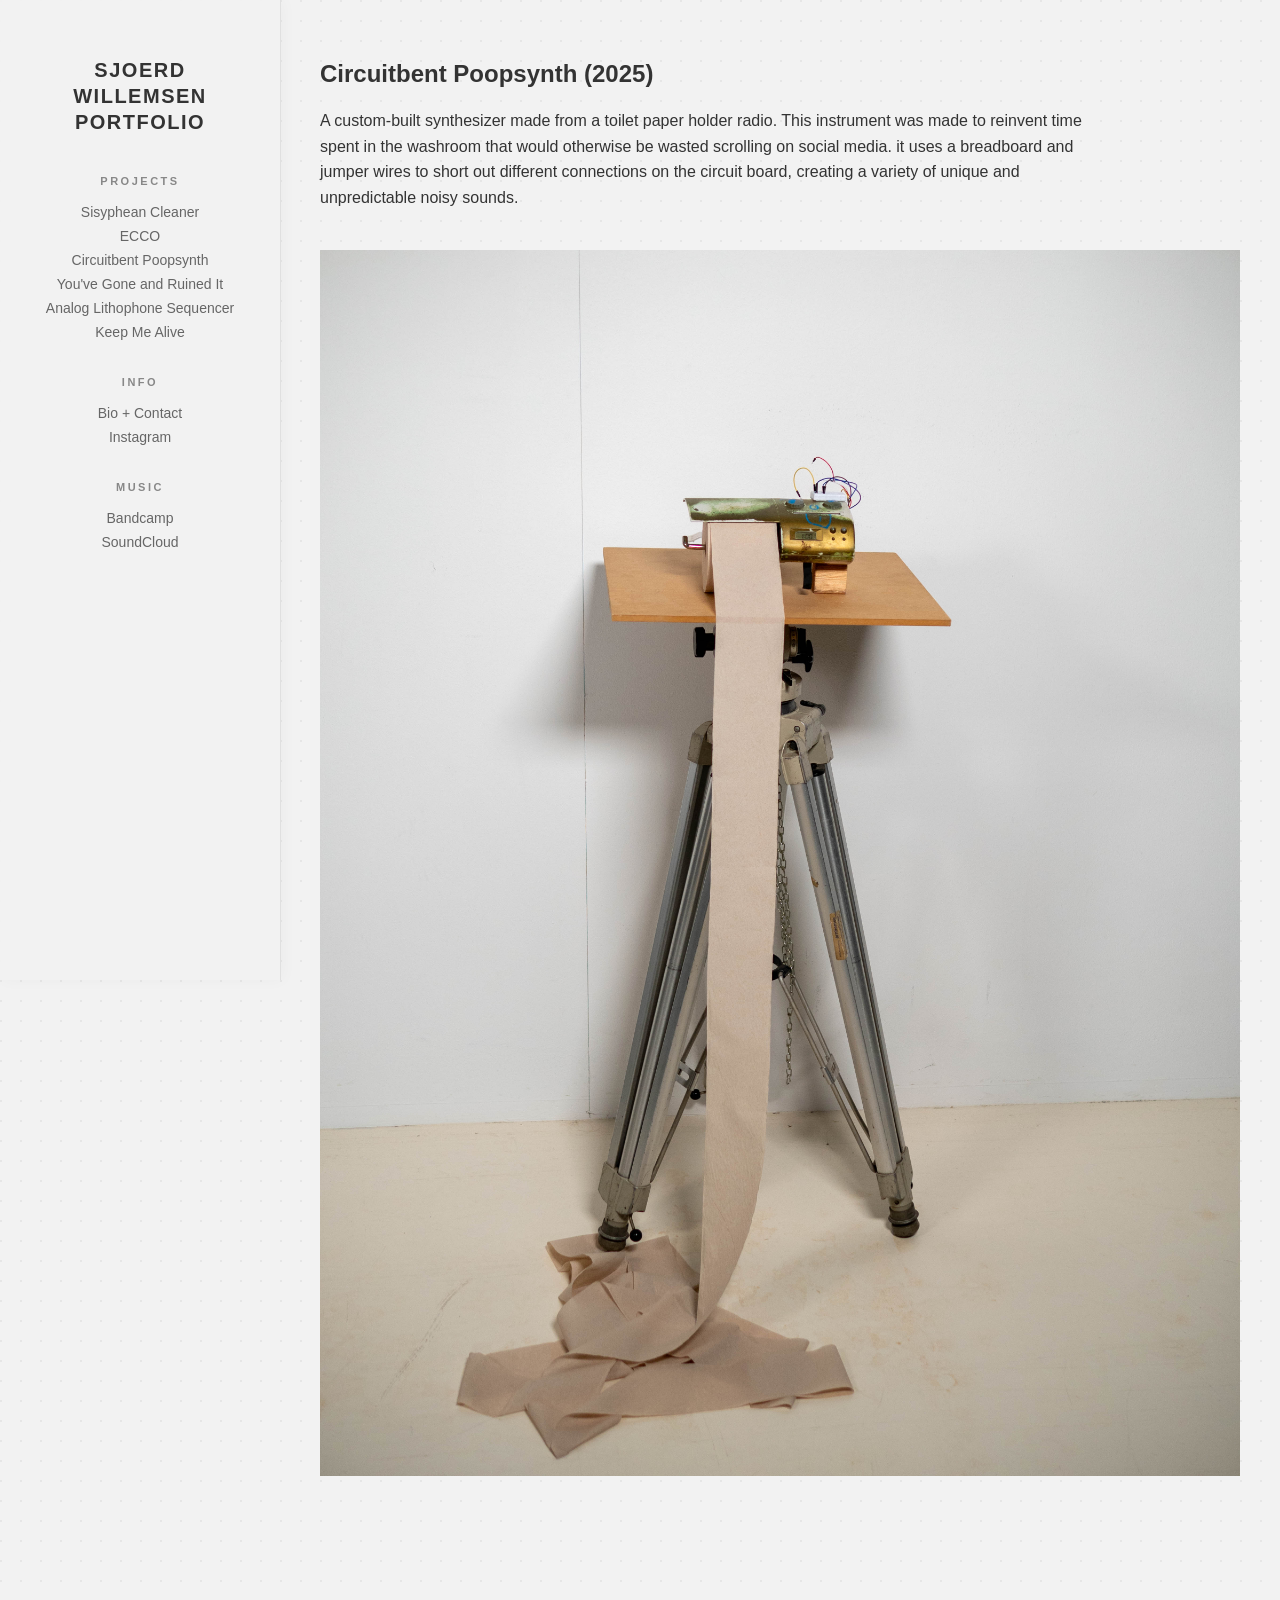
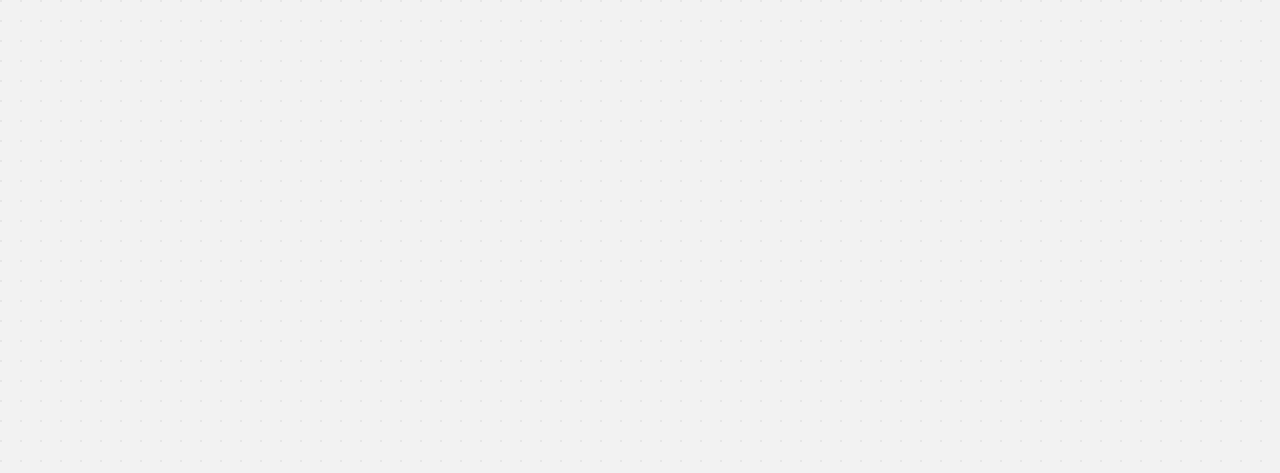
<file: projects/project1/index.html>
<!DOCTYPE html>
<html lang="en">
<head>
    <meta charset="UTF-8">
    <meta name="viewport" content="width=device-width, initial-scale=1.0">
    <title>Circuitbent Poopsynth - Portfolio</title>
    <link rel="stylesheet" href="../../style.css">
</head>
<body>

    <aside>
        <a href="../../index.html">
            <h1>
                <span style="--i:1">S</span><span style="--i:2">j</span><span style="--i:3">o</span><span style="--i:4">e</span><span style="--i:5">r</span><span style="--i:6">d</span> <span style="--i:7">W</span><span style="--i:8">i</span><span style="--i:9">l</span><span style="--i:10">l</span><span style="--i:11">e</span><span style="--i:12">m</span><span style="--i:13">s</span><span style="--i:14">e</span><span style="--i:15">n</span><br>
                <span style="--i:16">P</span><span style="--i:17">o</span><span style="--i:18">r</span><span style="--i:19">t</span><span style="--i:20">f</span><span style="--i:21">o</span><span style="--i:22">l</span><span style="--i:23">i</span><span style="--i:24">o</span>
            </h1>
        </a>

        <nav>
            <div class="nav-section">
                <h3>Projects</h3>
                <ul class="nav-links">
                    <li><a href="../project2/index.html">Sisyphean Cleaner</a></li>
                    <li><a href="../project3/index.html">ECCO</a></li>
                    <li><a href="index.html">Circuitbent Poopsynth</a></li>
                    <li><a href="../project6/index.html">You've Gone and Ruined It</a></li>
                    <li><a href="../project4/index.html">Analog Lithophone Sequencer</a></li>
                    <li><a href="../project5/index.html">Keep Me Alive</a></li>
                </ul>
            </div>
            <div class="nav-section">
                <h3>Info</h3>
                <ul class="nav-links">
                    <li><a href="../../info.html">Bio + Contact</a></li>
                    <li><a href="https://www.instagram.com/machiavelli_margiela/" target="_blank" rel="noopener noreferrer">Instagram</a></li>
                </ul>
            </div>
            <div class="nav-section">
                <h3>Music</h3>
                <ul class="nav-links">
                    <li><a href="https://onzinfm.bandcamp.com/album/the-streets-of-arnhem" target="_blank" rel="noopener noreferrer">Bandcamp</a></li>
                    <li><a href="https://soundcloud.com/onzin-fm" target="_blank" rel="noopener noreferrer">SoundCloud</a></li>
                </ul>
            </div>
        </nav>
    </aside>

    <main>
        <article class="project-detail">
            
            <div class="project-header">
                <h1 class="project-title-large">Circuitbent Poopsynth (2025)</h1>
                <div class="project-description">
                    <p>
                        A custom-built synthesizer made from a toilet paper holder radio. This instrument was made to reinvent time spent in the washroom that would otherwise be wasted scrolling on social media. it uses a breadboard and jumper wires to short out different connections on the circuit board, creating a variety of unique and unpredictable noisy sounds.
                    </p>
                </div>
            </div>

            <div class="media-container">
                <!-- Image 1 -->
                <img src="image1.jpg" alt="Circuitbent Poopsynth View 1" class="project-image">

                <!-- Video Section -->
                <iframe class="project-image" src="https://www.youtube.com/embed/9_ckH3jYBxc" title="YouTube video player" frameborder="0" allow="accelerometer; autoplay; clipboard-write; encrypted-media; gyroscope; picture-in-picture; web-share" allowfullscreen style="width: 100%; aspect-ratio: 16/9;"></iframe>

            </div>

        </article>
    </main>

</body>
</html>
</file>
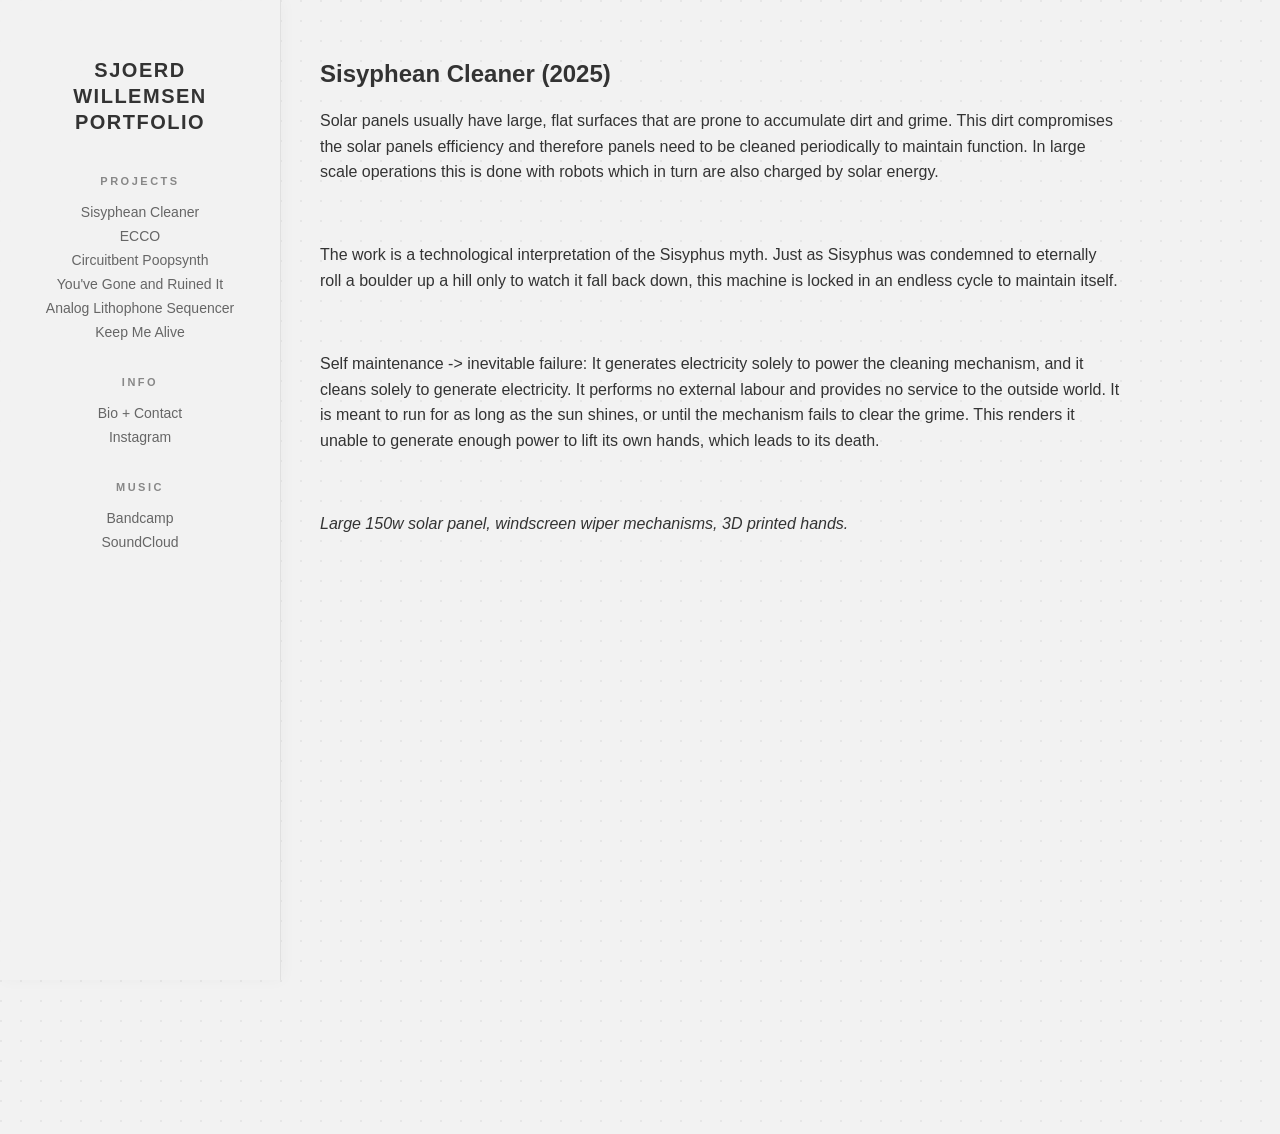
<file: projects/project2/index.html>
<!DOCTYPE html>
<html lang="en">
<head>
    <meta charset="UTF-8">
    <meta name="viewport" content="width=device-width, initial-scale=1.0">
    <title>Sisyphean Cleaner - Portfolio</title>
    <link rel="stylesheet" href="../../style.css">
</head>
<body>

    <aside>
        <a href="../../index.html">
            <h1>
                <span style="--i:1">S</span><span style="--i:2">j</span><span style="--i:3">o</span><span style="--i:4">e</span><span style="--i:5">r</span><span style="--i:6">d</span> <span style="--i:7">W</span><span style="--i:8">i</span><span style="--i:9">l</span><span style="--i:10">l</span><span style="--i:11">e</span><span style="--i:12">m</span><span style="--i:13">s</span><span style="--i:14">e</span><span style="--i:15">n</span><br>
                <span style="--i:16">P</span><span style="--i:17">o</span><span style="--i:18">r</span><span style="--i:19">t</span><span style="--i:20">f</span><span style="--i:21">o</span><span style="--i:22">l</span><span style="--i:23">i</span><span style="--i:24">o</span>
            </h1>
        </a>

        <nav>
            <div class="nav-section">
                <h3>Projects</h3>
                <ul class="nav-links">
                    <li><a href="index.html">Sisyphean Cleaner</a></li>
                    <li><a href="../project3/index.html">ECCO</a></li>
                    <li><a href="../project1/index.html">Circuitbent Poopsynth</a></li>
                    <li><a href="../project6/index.html">You've Gone and Ruined It</a></li>
                    <li><a href="../project4/index.html">Analog Lithophone Sequencer</a></li>
                    <li><a href="../project5/index.html">Keep Me Alive</a></li>
                </ul>
            </div>
            <div class="nav-section">
                <h3>Info</h3>
                <ul class="nav-links">
                    <li><a href="../../info.html">Bio + Contact</a></li>
                    <li><a href="https://www.instagram.com/machiavelli_margiela/" target="_blank" rel="noopener noreferrer">Instagram</a></li>
                </ul>
            </div>
            <div class="nav-section">
                <h3>Music</h3>
                <ul class="nav-links">
                    <li><a href="https://onzinfm.bandcamp.com/album/the-streets-of-arnhem" target="_blank" rel="noopener noreferrer">Bandcamp</a></li>
                    <li><a href="https://soundcloud.com/onzin-fm" target="_blank" rel="noopener noreferrer">SoundCloud</a></li>
                </ul>
            </div>
        </nav>
    </aside>

    <main>
        <article class="project-detail">
            
            <div class="project-header">
                <h1 class="project-title-large">Sisyphean Cleaner (2025)</h1>
                <div class="project-description">
                    <p>
                        Solar panels usually have large, flat surfaces that are prone to accumulate dirt and grime. This dirt compromises the solar panels efficiency and therefore panels need to be cleaned periodically to maintain function. In large scale operations this is done with robots which in turn are also charged by solar energy.
                    </p>
                    <br>
                    <p>
                        The work is a technological interpretation of the Sisyphus myth. Just as Sisyphus was condemned to eternally roll a boulder up a hill only to watch it fall back down, this machine is locked in an endless cycle to maintain itself.
                    </p>
                    <br>
                    <p>
                        Self maintenance -> inevitable failure:  
It generates electricity solely to power the cleaning mechanism, and it cleans solely to generate electricity. It performs no external labour and provides no service to the outside world. It is meant to run for as long as the sun shines, or until the mechanism fails to clear the grime. This renders it unable to generate enough power to lift its own hands, which leads to its death.
                    </p>
                    <br>
                    <p>
                    
                        <em>Large 150w solar panel, windscreen wiper mechanisms, 3D printed hands.</em>
                    </p>
                </div>
            </div>

            <div class="media-container">
                <!-- Video Section -->
                <iframe class="project-image" src="https://www.youtube.com/embed/T12LFJIwtjo" title="YouTube video player" frameborder="0" allow="accelerometer; autoplay; clipboard-write; encrypted-media; gyroscope; picture-in-picture; web-share" allowfullscreen style="width: 100%; aspect-ratio: 16/9;"></iframe>

                <!-- You can add more images for project 2 here -->
                <!-- <img src="image1.jpg" alt="Project 2 View 1" class="project-image"> -->

            </div>

        </article>
    </main>

</body>
</html>
</file>
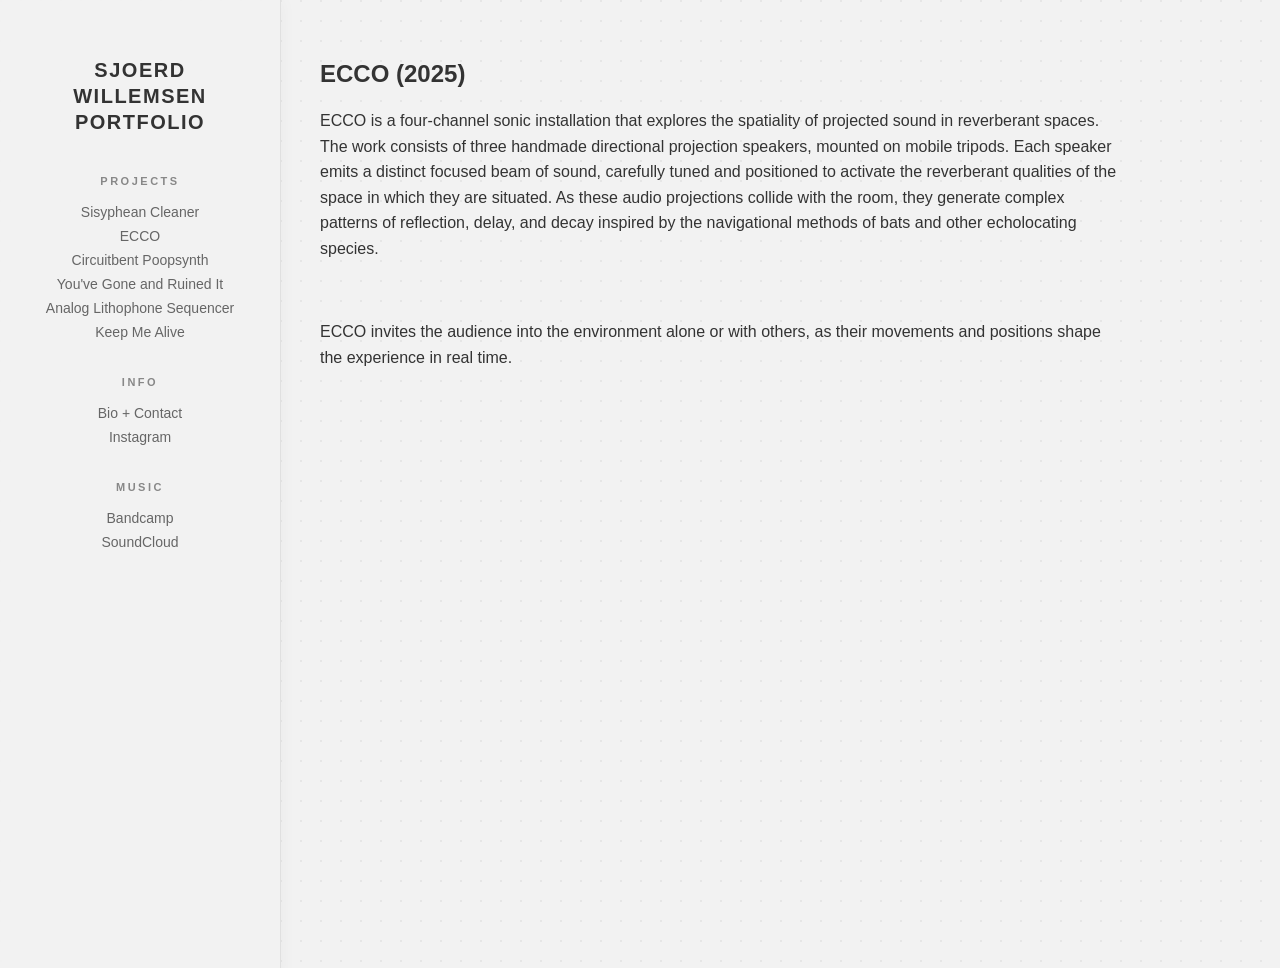
<file: projects/project3/index.html>
<!DOCTYPE html>
<html lang="en">
<head>
    <meta charset="UTF-8">
    <meta name="viewport" content="width=device-width, initial-scale=1.0">
    <title>ECCO - Portfolio</title>
    <link rel="stylesheet" href="../../style.css">
</head>
<body>

    <aside>
        <a href="../../index.html">
            <h1>
                <span style="--i:1">S</span><span style="--i:2">j</span><span style="--i:3">o</span><span style="--i:4">e</span><span style="--i:5">r</span><span style="--i:6">d</span> <span style="--i:7">W</span><span style="--i:8">i</span><span style="--i:9">l</span><span style="--i:10">l</span><span style="--i:11">e</span><span style="--i:12">m</span><span style="--i:13">s</span><span style="--i:14">e</span><span style="--i:15">n</span><br>
                <span style="--i:16">P</span><span style="--i:17">o</span><span style="--i:18">r</span><span style="--i:19">t</span><span style="--i:20">f</span><span style="--i:21">o</span><span style="--i:22">l</span><span style="--i:23">i</span><span style="--i:24">o</span>
            </h1>
        </a>

        <nav>
            <div class="nav-section">
                <h3>Projects</h3>
                <ul class="nav-links">
                    <li><a href="../project2/index.html">Sisyphean Cleaner</a></li>
                    <li><a href="index.html">ECCO</a></li>
                    <li><a href="../project1/index.html">Circuitbent Poopsynth</a></li>
                    <li><a href="../project6/index.html">You've Gone and Ruined It</a></li>
                    <li><a href="../project4/index.html">Analog Lithophone Sequencer</a></li>
                    <li><a href="../project5/index.html">Keep Me Alive</a></li>
                </ul>
            </div>
            <div class="nav-section">
                <h3>Info</h3>
                <ul class="nav-links">
                    <li><a href="../../info.html">Bio + Contact</a></li>
                    <li><a href="https://www.instagram.com/machiavelli_margiela/" target="_blank" rel="noopener noreferrer">Instagram</a></li>
                </ul>
            </div>
            <div class="nav-section">
                <h3>Music</h3>
                <ul class="nav-links">
                    <li><a href="https://onzinfm.bandcamp.com/album/the-streets-of-arnhem" target="_blank" rel="noopener noreferrer">Bandcamp</a></li>
                    <li><a href="https://soundcloud.com/onzin-fm" target="_blank" rel="noopener noreferrer">SoundCloud</a></li>
                </ul>
            </div>
        </nav>
    </aside>

    <main>
        <article class="project-detail">
            
            <div class="project-header">
                <h1 class="project-title-large">ECCO (2025)</h1>
                <div class="project-description">
                    <p>
                        ECCO is a four-channel sonic installation that explores the spatiality of projected sound in reverberant spaces. The work consists of three handmade directional projection speakers, mounted on mobile tripods. Each speaker emits a distinct focused beam of sound, carefully tuned and positioned to activate the reverberant qualities of the space in which they are situated. As these audio projections collide with the room, they generate complex patterns of reflection, delay, and decay inspired by the navigational methods of bats and other echolocating species.
                    </p>
                    <br>
                    <p>
                        ECCO invites the audience into the environment alone or with others, as their movements and positions shape the experience in real time.
                    </p>
                </div>
            </div>

            <div class="media-container">
                <!-- Video Section -->
                <iframe class="project-image" src="https://www.youtube.com/embed/1RfQuw_h7nA" title="YouTube video player" frameborder="0" allow="accelerometer; autoplay; clipboard-write; encrypted-media; gyroscope; picture-in-picture; web-share" allowfullscreen style="width: 100%; aspect-ratio: 16/9;"></iframe>

            </div>

        </article>
    </main>

</body>
</html>
</file>
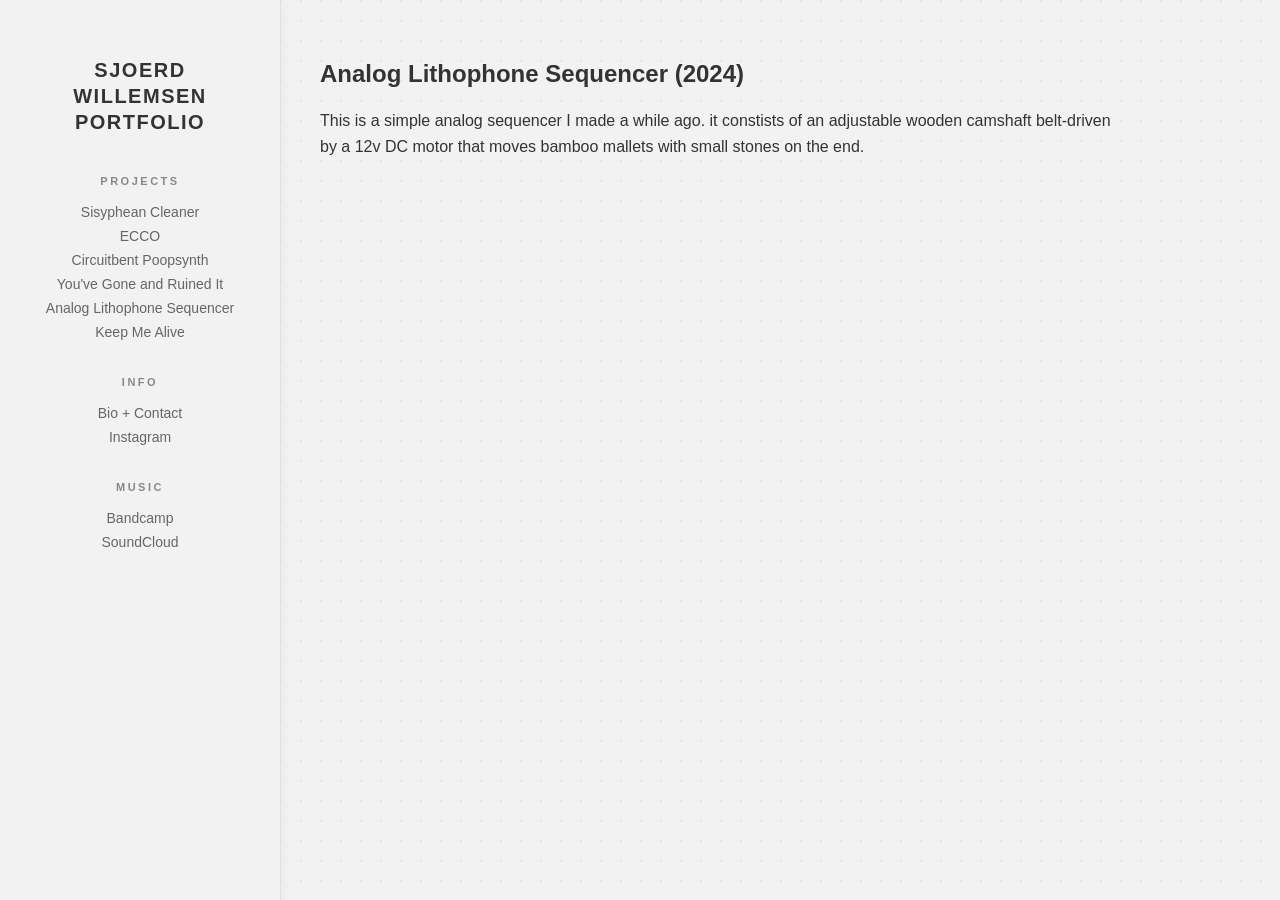
<file: projects/project4/index.html>
<!DOCTYPE html>
<html lang="en">
<head>
    <meta charset="UTF-8">
    <meta name="viewport" content="width=device-width, initial-scale=1.0">
    <title>Analog Lithophone Sequencer - Portfolio</title>
    <link rel="stylesheet" href="../../style.css">
</head>
<body>

    <aside>
        <a href="../../index.html">
            <h1>
                <span style="--i:1">S</span><span style="--i:2">j</span><span style="--i:3">o</span><span style="--i:4">e</span><span style="--i:5">r</span><span style="--i:6">d</span> <span style="--i:7">W</span><span style="--i:8">i</span><span style="--i:9">l</span><span style="--i:10">l</span><span style="--i:11">e</span><span style="--i:12">m</span><span style="--i:13">s</span><span style="--i:14">e</span><span style="--i:15">n</span><br>
                <span style="--i:16">P</span><span style="--i:17">o</span><span style="--i:18">r</span><span style="--i:19">t</span><span style="--i:20">f</span><span style="--i:21">o</span><span style="--i:22">l</span><span style="--i:23">i</span><span style="--i:24">o</span>
            </h1>
        </a>

        <nav>
            <div class="nav-section">
                <h3>Projects</h3>
                <ul class="nav-links">
                    <li><a href="../project2/index.html">Sisyphean Cleaner</a></li>
                    <li><a href="../project3/index.html">ECCO</a></li>
                    <li><a href="../project1/index.html">Circuitbent Poopsynth</a></li>
                    <li><a href="../project6/index.html">You've Gone and Ruined It</a></li>
                    <li><a href="index.html">Analog Lithophone Sequencer</a></li>
                    <li><a href="../project5/index.html">Keep Me Alive</a></li>
                </ul>
            </div>
            <div class="nav-section">
                <h3>Info</h3>
                <ul class="nav-links">
                    <li><a href="../../info.html">Bio + Contact</a></li>
                    <li><a href="https://www.instagram.com/machiavelli_margiela/" target="_blank" rel="noopener noreferrer">Instagram</a></li>
                </ul>
            </div>
            <div class="nav-section">
                <h3>Music</h3>
                <ul class="nav-links">
                    <li><a href="https://onzinfm.bandcamp.com/album/the-streets-of-arnhem" target="_blank" rel="noopener noreferrer">Bandcamp</a></li>
                    <li><a href="https://soundcloud.com/onzin-fm" target="_blank" rel="noopener noreferrer">SoundCloud</a></li>
                </ul>
            </div>
        </nav>
    </aside>

    <main>
        <article class="project-detail">
            
            <div class="project-header">
                <h1 class="project-title-large">Analog Lithophone Sequencer (2024)</h1>
                <div class="project-description">
                    <p>
                        This is a simple analog sequencer I made a while ago. it constists of an adjustable wooden camshaft belt-driven by a 12v DC motor that moves bamboo mallets with small stones on the end.
                    </p>
                </div>
            </div>

            <div class="media-container">
                <!-- Video Section -->
                <iframe class="project-image" src="https://www.youtube.com/embed/lhaUVt3VCqg" title="YouTube video player" frameborder="0" allow="accelerometer; autoplay; clipboard-write; encrypted-media; gyroscope; picture-in-picture; web-share" allowfullscreen style="width: 100%; aspect-ratio: 16/9;"></iframe>

                <!-- Add images here if needed -->
                <!-- <img src="image1.jpg" alt="Project 4 View" class="project-image"> -->
            </div>

        </article>
    </main>

</body>
</html>
</file>
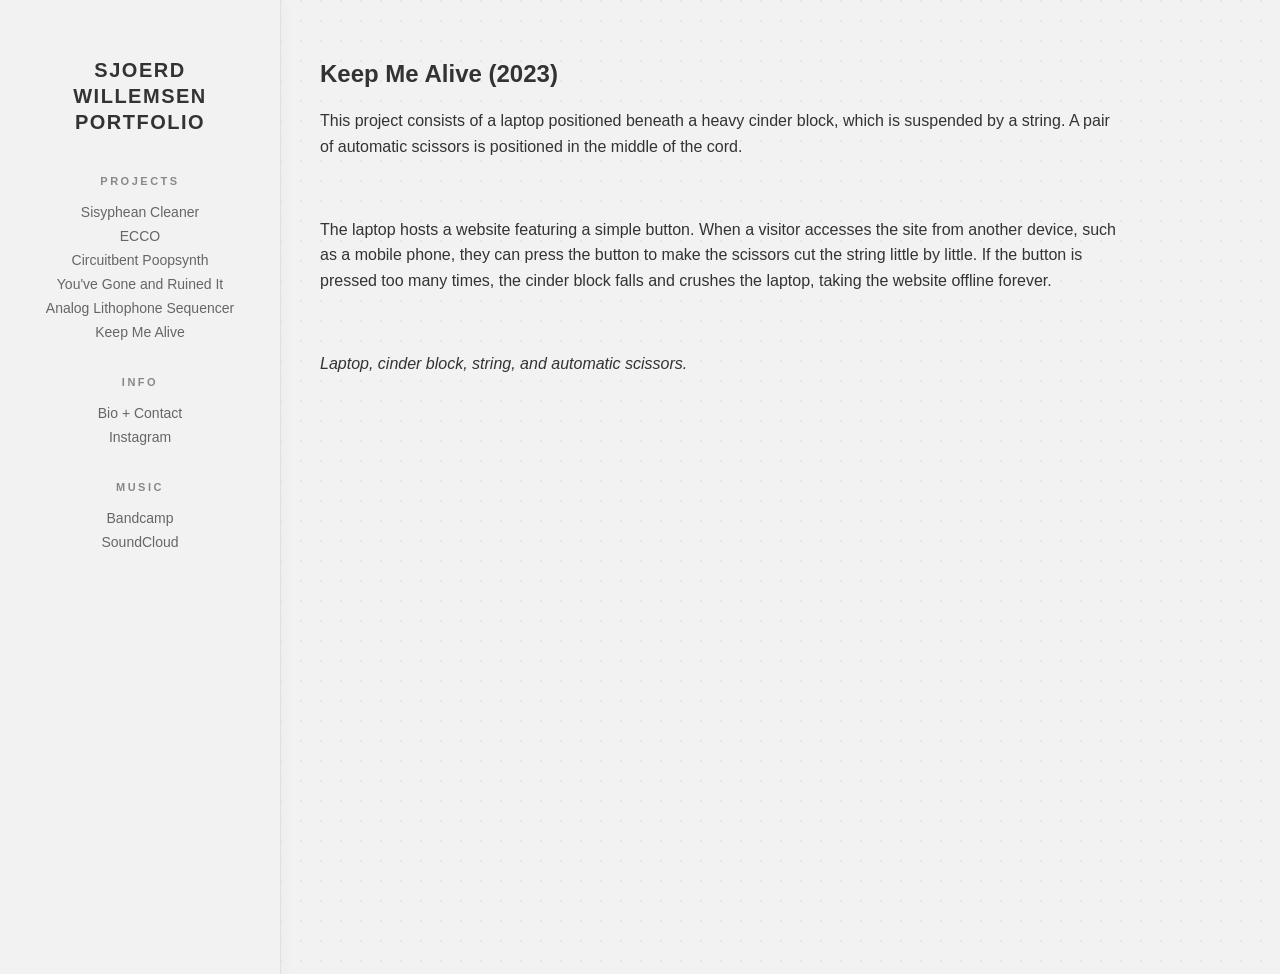
<file: projects/project5/index.html>
<!DOCTYPE html>
<html lang="en">
<head>
    <meta charset="UTF-8">
    <meta name="viewport" content="width=device-width, initial-scale=1.0">
    <title>Keep Me Alive - Portfolio</title>
    <link rel="stylesheet" href="../../style.css">
</head>
<body>

    <aside>
        <a href="../../index.html">
            <h1>
                <span style="--i:1">S</span><span style="--i:2">j</span><span style="--i:3">o</span><span style="--i:4">e</span><span style="--i:5">r</span><span style="--i:6">d</span> <span style="--i:7">W</span><span style="--i:8">i</span><span style="--i:9">l</span><span style="--i:10">l</span><span style="--i:11">e</span><span style="--i:12">m</span><span style="--i:13">s</span><span style="--i:14">e</span><span style="--i:15">n</span><br>
                <span style="--i:16">P</span><span style="--i:17">o</span><span style="--i:18">r</span><span style="--i:19">t</span><span style="--i:20">f</span><span style="--i:21">o</span><span style="--i:22">l</span><span style="--i:23">i</span><span style="--i:24">o</span>
            </h1>
        </a>

        <nav>
            <div class="nav-section">
                <h3>Projects</h3>
                <ul class="nav-links">
                    <li><a href="../project2/index.html">Sisyphean Cleaner</a></li>
                    <li><a href="../project3/index.html">ECCO</a></li>
                    <li><a href="../project1/index.html">Circuitbent Poopsynth</a></li>
                    <li><a href="../project6/index.html">You've Gone and Ruined It</a></li>
                    <li><a href="../project4/index.html">Analog Lithophone Sequencer</a></li>
                    <li><a href="index.html">Keep Me Alive</a></li>
                </ul>
            </div>
            <div class="nav-section">
                <h3>Info</h3>
                <ul class="nav-links">
                    <li><a href="../../info.html">Bio + Contact</a></li>
                    <li><a href="https://www.instagram.com/machiavelli_margiela/" target="_blank" rel="noopener noreferrer">Instagram</a></li>
                </ul>
            </div>
            <div class="nav-section">
                <h3>Music</h3>
                <ul class="nav-links">
                    <li><a href="https://onzinfm.bandcamp.com/album/the-streets-of-arnhem" target="_blank" rel="noopener noreferrer">Bandcamp</a></li>
                    <li><a href="https://soundcloud.com/onzin-fm" target="_blank" rel="noopener noreferrer">SoundCloud</a></li>
                </ul>
            </div>
        </nav>
    </aside>

    <main>
        <article class="project-detail">
            
            <div class="project-header">
                <h1 class="project-title-large">Keep Me Alive (2023)</h1>
                <div class="project-description">
                    <p>
                        This project consists of a laptop positioned beneath a heavy cinder block, which is suspended by a string. A pair of automatic scissors is positioned in the middle of the cord.
                    </p>
                    <br>
                    <p>
                        The laptop hosts a website featuring a simple button. When a visitor accesses the site from another device, such as a mobile phone, they can press the button to make the scissors cut the string little by little. If the button is pressed too many times, the cinder block falls and crushes the laptop, taking the website offline forever.
                    </p>
                    <br>
                    <p>
                        <em>Laptop, cinder block, string, and automatic scissors.</em>
                    </p>
                </div>
            </div>

            <div class="media-container">
                <!-- Video Section -->
                <iframe class="project-image" src="https://www.youtube.com/embed/IVv5aDkIsPo" title="YouTube video player" frameborder="0" allow="accelerometer; autoplay; clipboard-write; encrypted-media; gyroscope; picture-in-picture; web-share" allowfullscreen style="width: 100%; aspect-ratio: 16/9;"></iframe>
            </div>

        </article>
    </main>

</body>
</html>
</file>
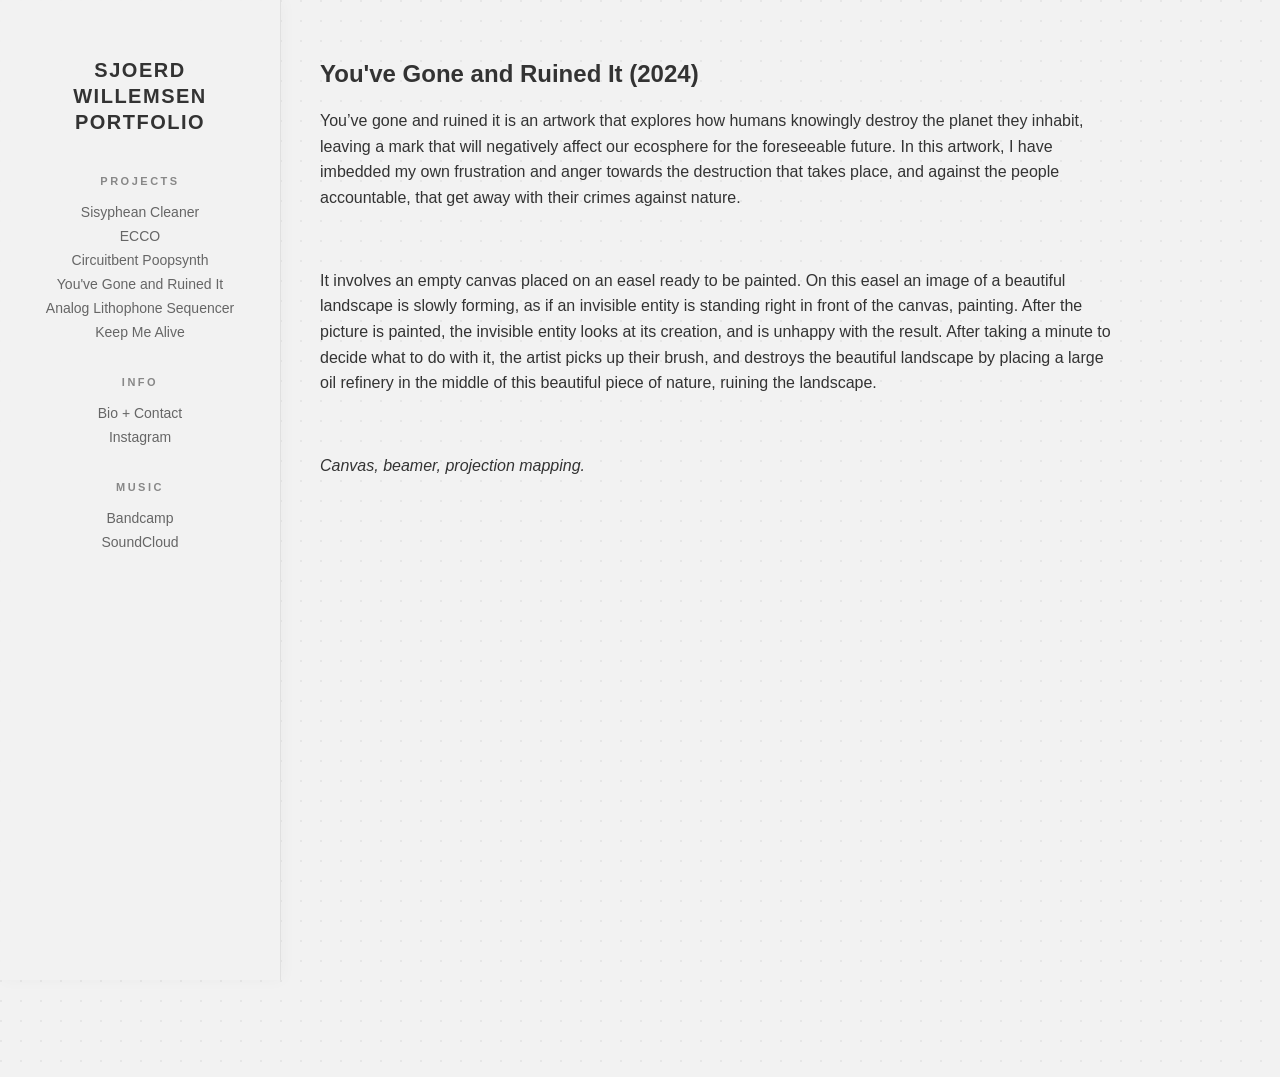
<file: projects/project6/index.html>
<!DOCTYPE html>
<html lang="en">
<head>
    <meta charset="UTF-8">
    <meta name="viewport" content="width=device-width, initial-scale=1.0">
    <title>You've Gone and Ruined It - Portfolio</title>
    <link rel="stylesheet" href="../../style.css">
</head>
<body>

    <aside>
        <a href="../../index.html">
            <h1>
                <span style="--i:1">S</span><span style="--i:2">j</span><span style="--i:3">o</span><span style="--i:4">e</span><span style="--i:5">r</span><span style="--i:6">d</span> <span style="--i:7">W</span><span style="--i:8">i</span><span style="--i:9">l</span><span style="--i:10">l</span><span style="--i:11">e</span><span style="--i:12">m</span><span style="--i:13">s</span><span style="--i:14">e</span><span style="--i:15">n</span><br>
                <span style="--i:16">P</span><span style="--i:17">o</span><span style="--i:18">r</span><span style="--i:19">t</span><span style="--i:20">f</span><span style="--i:21">o</span><span style="--i:22">l</span><span style="--i:23">i</span><span style="--i:24">o</span>
            </h1>
        </a>

        <nav>
            <div class="nav-section">
                <h3>Projects</h3>
                <ul class="nav-links">
                    <li><a href="../project2/index.html">Sisyphean Cleaner</a></li>
                    <li><a href="../project3/index.html">ECCO</a></li>
                    <li><a href="../project1/index.html">Circuitbent Poopsynth</a></li>
                    <li><a href="index.html">You've Gone and Ruined It</a></li>
                    <li><a href="../project4/index.html">Analog Lithophone Sequencer</a></li>
                    <li><a href="../project5/index.html">Keep Me Alive</a></li>
                </ul>
            </div>
            <div class="nav-section">
                <h3>Info</h3>
                <ul class="nav-links">
                    <li><a href="../../info.html">Bio + Contact</a></li>
                    <li><a href="https://www.instagram.com/machiavelli_margiela/" target="_blank" rel="noopener noreferrer">Instagram</a></li>
                </ul>
            </div>
            <div class="nav-section">
                <h3>Music</h3>
                <ul class="nav-links">
                    <li><a href="https://onzinfm.bandcamp.com/album/the-streets-of-arnhem" target="_blank" rel="noopener noreferrer">Bandcamp</a></li>
                    <li><a href="https://soundcloud.com/onzin-fm" target="_blank" rel="noopener noreferrer">SoundCloud</a></li>
                </ul>
            </div>
        </nav>
    </aside>

    <main>
        <article class="project-detail">
            
            <div class="project-header">
                <h1 class="project-title-large">You've Gone and Ruined It (2024)</h1>
                <div class="project-description">
                        You’ve gone and ruined it is an artwork that explores how humans knowingly destroy the planet they inhabit, leaving a mark that will negatively affect our ecosphere for the foreseeable future. In this artwork, I have imbedded my own frustration and anger towards the destruction that takes place, and against the people accountable, that get away with their crimes against nature.
                    </p>
                    <br>
                    <p>
                        It involves an empty canvas placed on an easel ready to be painted. On this easel an image of a beautiful landscape is slowly forming, as if an  invisible entity is standing right in front of the canvas, painting. After the picture is painted, the invisible entity looks at its creation, and is unhappy with the result. After taking a minute to decide what to do with it, the artist picks up their brush, and destroys the beautiful landscape by placing a large oil refinery in the middle of this beautiful piece of nature, ruining the landscape.
                    </p>
                    <br>
                    <p>
                        <em>Canvas, beamer, projection mapping.</em>
                    </p>
                </div>
            </div>

            <div class="media-container">
                <!-- Video Section -->
                <iframe class="project-image" src="https://www.youtube.com/embed/yGWbZTVqA0Q" title="YouTube video player" frameborder="0" allow="accelerometer; autoplay; clipboard-write; encrypted-media; gyroscope; picture-in-picture; web-share" allowfullscreen style="width: 100%; aspect-ratio: 16/9;"></iframe>
            </div>

        </article>
    </main>

</body>
</html>
</file>
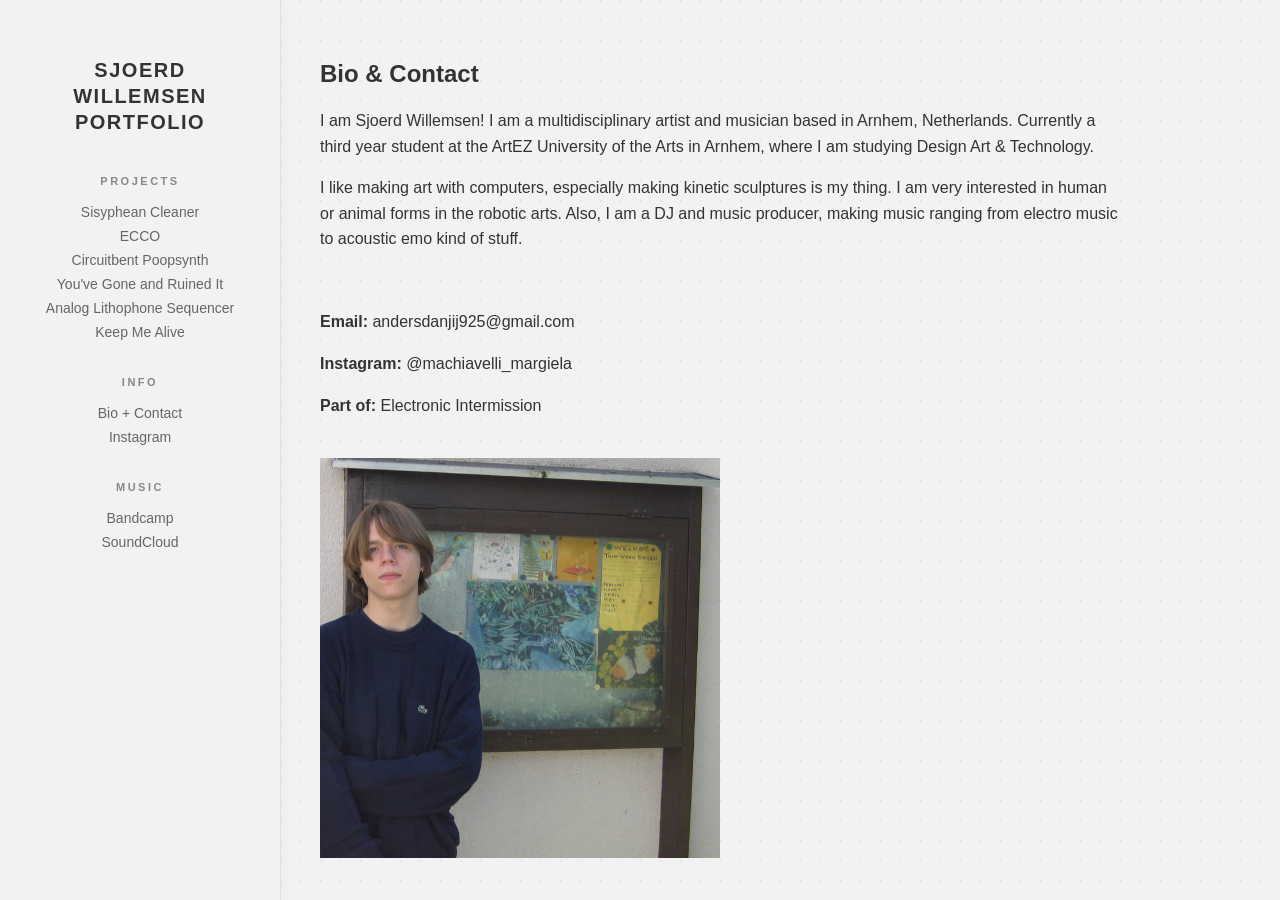
<file: info.html>
<!DOCTYPE html>
<html lang="en">
<head>
    <meta charset="UTF-8">
    <meta name="viewport" content="width=device-width, initial-scale=1.0">
    <title>Bio & Contact - Portfolio</title>
    <link rel="stylesheet" href="style.css">
</head>
<body>

    <aside>
        <a href="index.html">
            <h1>
                <span style="--i:1">S</span><span style="--i:2">j</span><span style="--i:3">o</span><span style="--i:4">e</span><span style="--i:5">r</span><span style="--i:6">d</span> <span style="--i:7">W</span><span style="--i:8">i</span><span style="--i:9">l</span><span style="--i:10">l</span><span style="--i:11">e</span><span style="--i:12">m</span><span style="--i:13">s</span><span style="--i:14">e</span><span style="--i:15">n</span><br>
                <span style="--i:16">P</span><span style="--i:17">o</span><span style="--i:18">r</span><span style="--i:19">t</span><span style="--i:20">f</span><span style="--i:21">o</span><span style="--i:22">l</span><span style="--i:23">i</span><span style="--i:24">o</span>
            </h1>
        </a>

        <nav>
            <div class="nav-section">
                <h3>Projects</h3>
                <ul class="nav-links">
                    <li><a href="projects/project2/index.html">Sisyphean Cleaner</a></li>
                    <li><a href="projects/project3/index.html">ECCO</a></li>
                    <li><a href="projects/project1/index.html">Circuitbent Poopsynth</a></li>
                    <li><a href="projects/project6/index.html">You've Gone and Ruined It</a></li>
                    <li><a href="projects/project4/index.html">Analog Lithophone Sequencer</a></li>
                    <li><a href="projects/project5/index.html">Keep Me Alive</a></li>
                </ul>
            </div>
            <div class="nav-section">
                <h3>Info</h3>
                <ul class="nav-links">
                    <li><a href="info.html">Bio + Contact</a></li>
                    <li><a href="https://www.instagram.com/machiavelli_margiela/" target="_blank" rel="noopener noreferrer">Instagram</a></li>
                </ul>
            </div>
            <div class="nav-section">
                <h3>Music</h3>
                <ul class="nav-links">
                    <li><a href="https://onzinfm.bandcamp.com/album/the-streets-of-arnhem" target="_blank" rel="noopener noreferrer">Bandcamp</a></li>
                    <li><a href="https://soundcloud.com/onzin-fm" target="_blank" rel="noopener noreferrer">SoundCloud</a></li>
                </ul>
            </div>
        </nav>
    </aside>

    <main>
        <article class="project-detail">
            
            <div class="project-header">
                <h1 class="project-title-large">Bio & Contact</h1>
                <div class="project-description">
                    <p>
                        I am Sjoerd Willemsen! I am a multidisciplinary artist and musician based in Arnhem, Netherlands. 
                        Currently a third year student at the ArtEZ University of the Arts in Arnhem, where I am studying Design Art & Technology.
                    </p>
                    <p>
                        I like making art with computers, especially making kinetic sculptures is my thing. I am very interested in human or animal forms in the robotic arts.
                        Also, I am a DJ and music producer, making music ranging from electro music to acoustic emo kind of stuff.
                    </p>
                    <br>
                    <p>
                        <strong>Email:</strong> <a href="mailto:andersdanjij925@gmail.com">andersdanjij925@gmail.com</a>
                    </p>
                    <p>
                        <strong>Instagram:</strong> <a href="https://www.instagram.com/machiavelli_margiela/" target="_blank" rel="noopener noreferrer">@machiavelli_margiela</a>
                    </p>
                    <p>
                        <strong>Part of:</strong> <a href="https://www.instagram.com/electronic.intermission/" target="_blank" rel="noopener noreferrer">Electronic Intermission</a>
                    </p>
                </div>
            </div>

            <div class="media-container">
                <img src="projects/bio/image.jpg" alt="Sjoerd Willemsen" style="max-width: 400px; height: auto;">
            </div>

        </article>
    </main>

</body>
</html>
</file>
<file: style.css>
body {
    font-family: 'Helvetica Neue', Helvetica, Arial, sans-serif;
    color: #333;
    margin: 0;
    padding: 0;
    background-color: #f2f2f2;
    background-image: url("data:image/svg+xml,%3Csvg width='20' height='20' viewBox='0 0 20 20' xmlns='http://www.w3.org/2000/svg'%3E%3Ccircle cx='1' cy='1' r='1' fill='%23d9d9d9' fill-opacity='0.6'/%3E%3C/svg%3E");
}

a {
    text-decoration: none;
    color: inherit;
    transition: opacity 0.3s ease;
}

a:hover {
    text-decoration: underline;
    opacity: 0.8;
}

.nav-links {
    list-style: none;
    padding: 0;
}

.nav-links li {
    margin-bottom: 6px;
}

.nav-links li a {
    font-size: 14px;
    color: #666;
    display: inline-block;
    transition: color 0.2s ease, transform 0.2s ease, opacity 0.2s ease;
}

.nav-links li a:hover {
    color: #000;
    opacity: 1;
    transform: scale(1.05);
    text-decoration: none;
}

/* --- LAYOUT: MAIN CONTENT (RIGHT) --- */
main {
    margin-left: 280px;
    padding: 40px;
    max-width: 2500px;
    box-sizing: border-box;
}

/* --- PROJECT GRID --- */
.project-grid {
    display: grid;
    grid-template-columns: repeat(auto-fill, minmax(500px, 1fr));
    gap: 40px;
}

.project-item {
    display: block;
    cursor: pointer;
}

.project-thumbnail {
    width: 100%;
    aspect-ratio: 4 / 3;
    background-color: #f0f0f0;
    object-fit: cover;
    object-position: bottom;
    margin-bottom: 10px;
    display: block;
    transition: transform 0.3s ease, opacity 0.3s ease;
}

.project-item:hover .project-thumbnail {
    transform: scale(1.02);
    opacity: 0.9;
}

.project-title {
    font-size: 18px;
    margin-top: 10px;
    display: flex;
    justify-content: space-between;
}

/* --- SIDEBAR --- */
aside {
    position: fixed;
    top: 0;
    left: 0;
    width: 200px;
    height: 100vh;
    padding: 40px;
    overflow-y: auto;
    text-align: center;
    background-color: rgba(242, 242, 242, 0.95);
    backdrop-filter: blur(5px);
    border-right: 1px solid #e0e0e0;
    box-shadow: 2px 0 15px rgba(0, 0, 0, 0.03);
}

aside h1 {
    font-size: 20px;
    font-weight: 800;
    text-transform: uppercase;
    letter-spacing: 1.5px;
    line-height: 1.3;
    margin-bottom: 40px;
}

.nav-section {
    margin-bottom: 35px;
}

.nav-section h3 {
    font-size: 11px;
    color: #888;
    text-transform: uppercase;
    letter-spacing: 2.5px;
    margin-bottom: 12px;
}

.project-title-large {
    font-weight: bold;
    margin-bottom: 20px;
}

.project-description {
    font-size: 16px;
    line-height: 1.6;
    max-width: 800px;
    margin-bottom: 40px;
}

.media-container {
    display: flex;
    flex-direction: column;
    gap: 40px;
}

.project-image {
    width: 100%;
    height: auto;
    display: block;
}

/* --- MOBILE --- */
@media (max-width: 768px) {
    aside {
        position: static;
        width: auto;
        height: auto;
        padding: 20px;
    }

    main {
        margin-left: 0;
        padding: 20px;
    }

    .project-grid {
        grid-template-columns: 1fr;
    }
}
</file>
